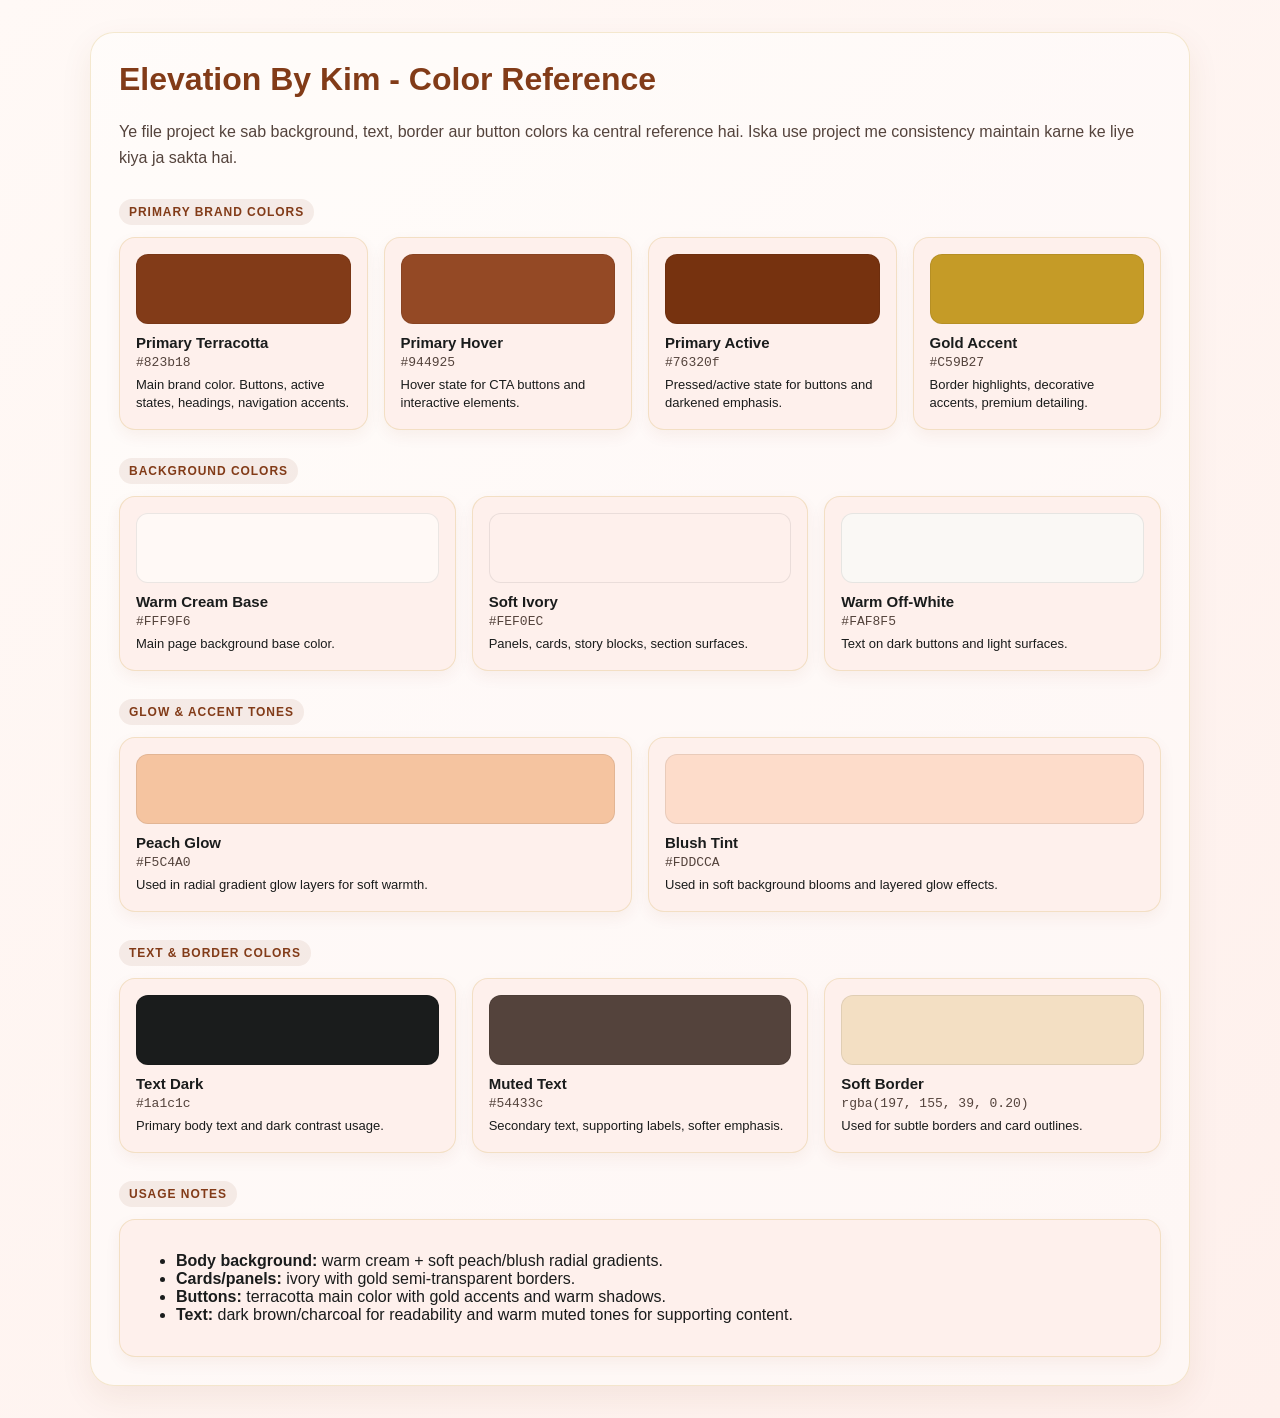
<file: color-reference.html>
<!DOCTYPE html>
<html lang="en">
<head>
  <meta charset="UTF-8" />
  <meta name="viewport" content="width=device-width, initial-scale=1.0" />
  <title>Elevation By Kim - Color Reference</title>
  <style>
    :root {
      --primary: #823b18;
      --primary-hover: #944925;
      --primary-active: #76320f;
      --gold: #C59B27;
      --gold-soft: rgba(197, 155, 39, 0.35);
      --ivory: #FEF0EC;
      --cream: #FFF9F6;
      --peach-glow: #F5C4A0;
      --blush: #FDDCCA;
      --off-white: #FAF8F5;
      --text-dark: #1a1c1c;
      --text-muted: #54433c;
      --border-soft: rgba(197, 155, 39, 0.20);
      --shadow-warm: rgba(130, 59, 24, 0.15);
      --shadow-deep: rgba(130, 59, 24, 0.25);
    }

    * { box-sizing: border-box; }
    body {
      margin: 0;
      font-family: Arial, Helvetica, sans-serif;
      background: linear-gradient(135deg, var(--cream) 0%, var(--ivory) 100%);
      color: var(--text-dark);
      padding: 32px;
    }

    .container {
      max-width: 1100px;
      margin: 0 auto;
      background: rgba(255,255,255,0.45);
      border: 1px solid var(--border-soft);
      border-radius: 24px;
      padding: 28px;
      box-shadow: 0 12px 32px rgba(130,59,24,0.08);
    }

    h1, h2 {
      margin-top: 0;
      color: var(--primary);
    }

    .intro {
      margin-bottom: 24px;
      color: var(--text-muted);
      line-height: 1.6;
    }

    .grid {
      display: grid;
      grid-template-columns: repeat(auto-fit, minmax(220px, 1fr));
      gap: 16px;
    }

    .card {
      background: var(--ivory);
      border: 1px solid var(--border-soft);
      border-radius: 16px;
      padding: 16px;
      box-shadow: 0 6px 16px rgba(130,59,24,0.06);
    }

    .swatch {
      width: 100%;
      height: 70px;
      border-radius: 12px;
      border: 1px solid rgba(0,0,0,0.08);
      margin-bottom: 10px;
    }

    .label {
      font-weight: 700;
      font-size: 15px;
      margin-bottom: 4px;
    }

    .code {
      font-family: Consolas, monospace;
      font-size: 13px;
      color: var(--text-muted);
    }

    .usage {
      font-size: 13px;
      color: var(--text-dark);
      margin-top: 6px;
      line-height: 1.45;
    }

    .section {
      margin-top: 28px;
    }

    .pill {
      display: inline-block;
      padding: 6px 10px;
      border-radius: 999px;
      background: rgba(130,59,24,0.08);
      color: var(--primary);
      font-size: 12px;
      font-weight: 700;
      margin-bottom: 12px;
      text-transform: uppercase;
      letter-spacing: 0.08em;
    }
  </style>
</head>
<body>
  <div class="container">
    <h1>Elevation By Kim - Color Reference</h1>
    <p class="intro">
      Ye file project ke sab background, text, border aur button colors ka central reference hai.
      Iska use project me consistency maintain karne ke liye kiya ja sakta hai.
    </p>

    <div class="section">
      <div class="pill">Primary Brand Colors</div>
      <div class="grid">
        <div class="card">
          <div class="swatch" style="background: var(--primary);"></div>
          <div class="label">Primary Terracotta</div>
          <div class="code">#823b18</div>
          <div class="usage">Main brand color. Buttons, active states, headings, navigation accents.</div>
        </div>

        <div class="card">
          <div class="swatch" style="background: var(--primary-hover);"></div>
          <div class="label">Primary Hover</div>
          <div class="code">#944925</div>
          <div class="usage">Hover state for CTA buttons and interactive elements.</div>
        </div>

        <div class="card">
          <div class="swatch" style="background: var(--primary-active);"></div>
          <div class="label">Primary Active</div>
          <div class="code">#76320f</div>
          <div class="usage">Pressed/active state for buttons and darkened emphasis.</div>
        </div>

        <div class="card">
          <div class="swatch" style="background: var(--gold);"></div>
          <div class="label">Gold Accent</div>
          <div class="code">#C59B27</div>
          <div class="usage">Border highlights, decorative accents, premium detailing.</div>
        </div>
      </div>
    </div>

    <div class="section">
      <div class="pill">Background Colors</div>
      <div class="grid">
        <div class="card">
          <div class="swatch" style="background: var(--cream);"></div>
          <div class="label">Warm Cream Base</div>
          <div class="code">#FFF9F6</div>
          <div class="usage">Main page background base color.</div>
        </div>

        <div class="card">
          <div class="swatch" style="background: var(--ivory);"></div>
          <div class="label">Soft Ivory</div>
          <div class="code">#FEF0EC</div>
          <div class="usage">Panels, cards, story blocks, section surfaces.</div>
        </div>

        <div class="card">
          <div class="swatch" style="background: var(--off-white);"></div>
          <div class="label">Warm Off-White</div>
          <div class="code">#FAF8F5</div>
          <div class="usage">Text on dark buttons and light surfaces.</div>
        </div>
      </div>
    </div>

    <div class="section">
      <div class="pill">Glow & Accent Tones</div>
      <div class="grid">
        <div class="card">
          <div class="swatch" style="background: var(--peach-glow);"></div>
          <div class="label">Peach Glow</div>
          <div class="code">#F5C4A0</div>
          <div class="usage">Used in radial gradient glow layers for soft warmth.</div>
        </div>

        <div class="card">
          <div class="swatch" style="background: var(--blush);"></div>
          <div class="label">Blush Tint</div>
          <div class="code">#FDDCCA</div>
          <div class="usage">Used in soft background blooms and layered glow effects.</div>
        </div>
      </div>
    </div>

    <div class="section">
      <div class="pill">Text & Border Colors</div>
      <div class="grid">
        <div class="card">
          <div class="swatch" style="background: var(--text-dark);"></div>
          <div class="label">Text Dark</div>
          <div class="code">#1a1c1c</div>
          <div class="usage">Primary body text and dark contrast usage.</div>
        </div>

        <div class="card">
          <div class="swatch" style="background: var(--text-muted);"></div>
          <div class="label">Muted Text</div>
          <div class="code">#54433c</div>
          <div class="usage">Secondary text, supporting labels, softer emphasis.</div>
        </div>

        <div class="card">
          <div class="swatch" style="background: var(--border-soft);"></div>
          <div class="label">Soft Border</div>
          <div class="code">rgba(197, 155, 39, 0.20)</div>
          <div class="usage">Used for subtle borders and card outlines.</div>
        </div>
      </div>
    </div>

    <div class="section">
      <div class="pill">Usage Notes</div>
      <div class="card">
        <ul>
          <li><strong>Body background:</strong> warm cream + soft peach/blush radial gradients.</li>
          <li><strong>Cards/panels:</strong> ivory with gold semi-transparent borders.</li>
          <li><strong>Buttons:</strong> terracotta main color with gold accents and warm shadows.</li>
          <li><strong>Text:</strong> dark brown/charcoal for readability and warm muted tones for supporting content.</li>
        </ul>
      </div>
    </div>
  </div>
</body>
</html>
</file>
